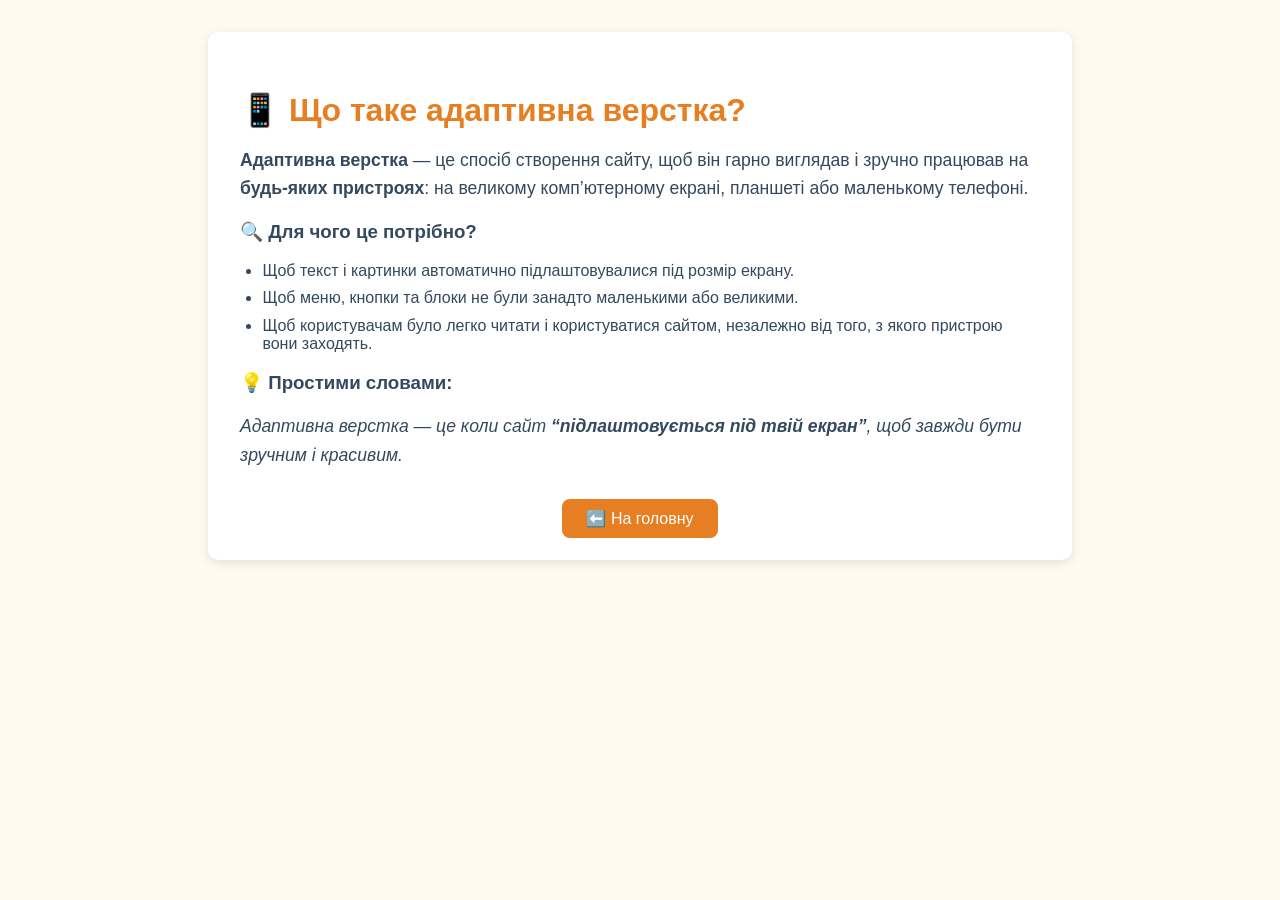
<file: adaptive-info.html>
<!DOCTYPE html>
<html lang="uk">

<head>
    <meta charset="UTF-8" />
    <meta name="viewport" content="width=device-width, initial-scale=1.0" />
    <title>Що таке адаптивна верстка</title>
    <style>
        body {
            font-family: 'Segoe UI', Tahoma, Geneva, Verdana, sans-serif;
            background-color: #fffaf0;
            color: #34495e;
            margin: 0;
            padding: 2rem;
        }

        .container {
            max-width: 800px;
            margin: auto;
            background: #ffffff;
            padding: 2rem;
            border-radius: 10px;
            box-shadow: 0 3px 10px rgba(0, 0, 0, 0.1);
        }

        h2 {
            color: #e67e22;
            margin-bottom: 1rem;
            font-size: 2rem;
        }

        p {
            line-height: 1.6;
            font-size: 1.1rem;
        }

        ul {
            padding-left: 1.4rem;
            margin-top: 1rem;
        }

        ul li {
            margin-bottom: 0.6rem;
        }

        .button-container {
            margin-top: 2.5rem;
            text-align: center;
        }

        .home-button {
            background-color: #e67e22;
            color: white;
            padding: 0.7rem 1.5rem;
            border: none;
            border-radius: 8px;
            font-size: 1rem;
            cursor: pointer;
            text-decoration: none;
            transition: background-color 0.3s ease;
        }

        .home-button:hover {
            background-color: #cf711c;
        }
    </style>
</head>

<body>
    <div class="container">
        <h2>📱 Що таке адаптивна верстка?</h2>
        <p><strong>Адаптивна верстка</strong> — це спосіб створення сайту, щоб він гарно виглядав і зручно працював на
            <strong>будь-яких пристроях</strong>: на великому комп’ютерному екрані, планшеті або маленькому телефоні.
        </p>

        <h3>🔍 Для чого це потрібно?</h3>
        <ul>
            <li>Щоб текст і картинки автоматично підлаштовувалися під розмір екрану.</li>
            <li>Щоб меню, кнопки та блоки не були занадто маленькими або великими.</li>
            <li>Щоб користувачам було легко читати і користуватися сайтом, незалежно від того, з якого пристрою вони
                заходять.</li>
        </ul>

        <h3>💡 Простими словами:</h3>
        <p><em>Адаптивна верстка — це коли сайт <strong>“підлаштовується під твій екран”</strong>, щоб завжди бути
                зручним і красивим.</em></p>

        <div class="button-container">
            <a href="index.html" class="home-button">⬅️ На головну</a>
        </div>
    </div>
</body>

</html>
</file>
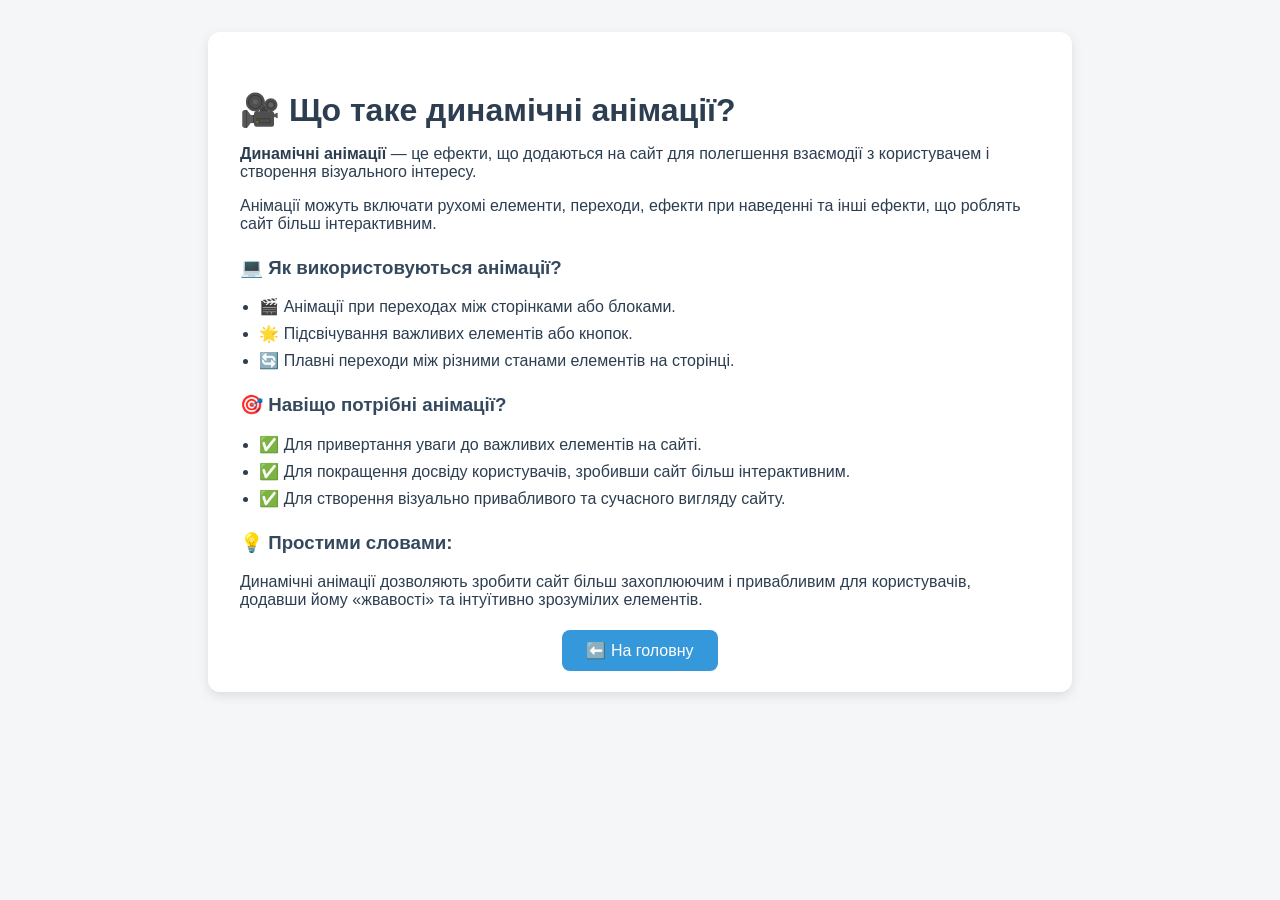
<file: animations-info.html>
<!DOCTYPE html>
<html lang="uk">

<head>
    <meta charset="UTF-8" />
    <meta name="viewport" content="width=device-width, initial-scale=1.0" />
    <title>Що таке динамічні анімації</title>
    <style>
        body {
            font-family: 'Segoe UI', sans-serif;
            margin: 0;
            padding: 2rem;
            background-color: #f4f6f8;
            color: #2c3e50;
        }

        .container {
            max-width: 800px;
            margin: auto;
            background: #ffffff;
            padding: 2rem;
            border-radius: 12px;
            box-shadow: 0 4px 12px rgba(0, 0, 0, 0.1);
        }

        h2 {
            font-size: 2rem;
            margin-bottom: 1rem;
        }

        h3 {
            margin-top: 1.5rem;
            color: #34495e;
        }

        ul {
            padding-left: 1.2rem;
        }

        ul li {
            margin-bottom: 0.5rem;
        }

        .button-container {
            margin-top: 2rem;
            text-align: center;
        }

        .home-button {
            background-color: #3498db;
            color: white;
            padding: 0.75rem 1.5rem;
            border: none;
            border-radius: 8px;
            font-size: 1rem;
            cursor: pointer;
            text-decoration: none;
            transition: background-color 0.3s;
        }

        .home-button:hover {
            background-color: #2980b9;
        }
    </style>
</head>

<body>
    <div class="container">
        <h2>🎥 Що таке динамічні анімації?</h2>
        <p><strong>Динамічні анімації</strong> — це ефекти, що додаються на сайт для полегшення взаємодії з користувачем
            і створення візуального інтересу.</p>
        <p>Анімації можуть включати рухомі елементи, переходи, ефекти при наведенні та інші ефекти, що роблять сайт
            більш інтерактивним.</p>

        <h3>💻 Як використовуються анімації?</h3>
        <ul>
            <li>🎬 Анімації при переходах між сторінками або блоками.</li>
            <li>🌟 Підсвічування важливих елементів або кнопок.</li>
            <li>🔄 Плавні переходи між різними станами елементів на сторінці.</li>
        </ul>

        <h3>🎯 Навіщо потрібні анімації?</h3>
        <ul>
            <li>✅ Для привертання уваги до важливих елементів на сайті.</li>
            <li>✅ Для покращення досвіду користувачів, зробивши сайт більш інтерактивним.</li>
            <li>✅ Для створення візуально привабливого та сучасного вигляду сайту.</li>
        </ul>

        <h3>💡 Простими словами:</h3>
        <p>Динамічні анімації дозволяють зробити сайт більш захоплюючим і привабливим для користувачів, додавши йому
            «жвавості» та інтуїтивно зрозумілих елементів.</p>

        <div class="button-container">
            <a href="index.html" class="home-button">⬅️ На головну</a>
        </div>
    </div>
</body>

</html>
</file>
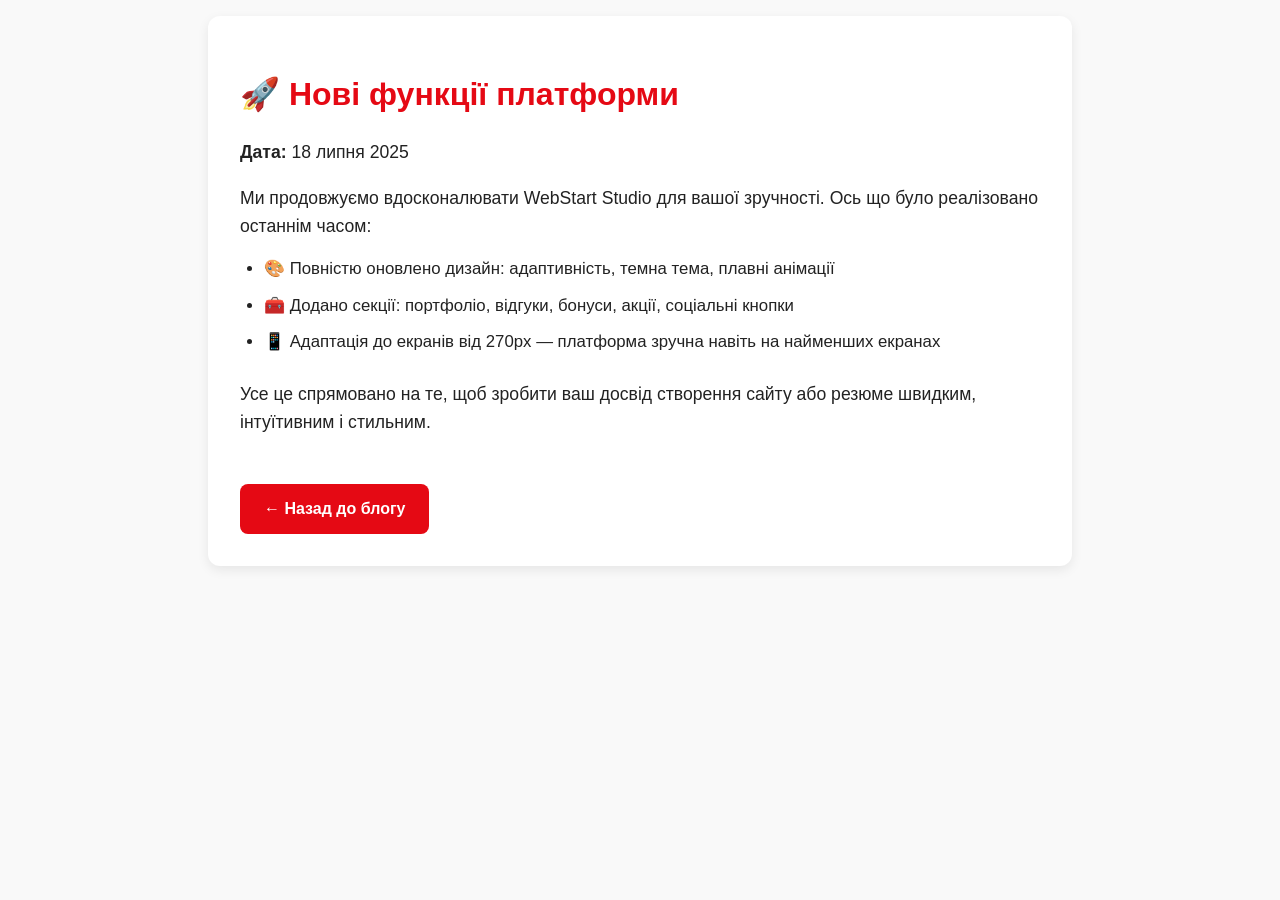
<file: blog-features.html>
<!DOCTYPE html>
<html lang="uk">

<head>
    <meta charset="UTF-8" />
    <meta name="viewport" content="width=device-width, initial-scale=1.0" />
    <title>Нові функції платформи | WebStart Studio</title>
    <style>
        /* Базова стилізація */
        body {
            margin: 0;
            font-family: Arial, sans-serif;
            background-color: #f9f9f9;
            color: #222;
            line-height: 1.6;
            padding: 1rem;
        }

        .article-page {
            max-width: 800px;
            margin: 0 auto;
            background-color: #fff;
            padding: 2rem;
            border-radius: 12px;
            box-shadow: 0 4px 12px rgba(0, 0, 0, 0.08);
        }

        h1 {
            font-size: 2rem;
            margin-bottom: 1rem;
            color: #e50914;
        }

        p {
            font-size: 1.1rem;
            margin-bottom: 1rem;
        }

        ul {
            padding-left: 1.5rem;
            margin-bottom: 1.5rem;
        }

        li {
            font-size: 1.05rem;
            margin-bottom: 0.6rem;
        }

        .back-link {
            display: inline-block;
            margin-top: 2rem;
            text-decoration: none;
            background-color: #e50914;
            color: #fff;
            padding: 0.75rem 1.5rem;
            border-radius: 8px;
            font-weight: bold;
            transition: background-color 0.3s ease;
        }

        .back-link:hover {
            background-color: #b20710;
        }

        /* Мобільна адаптація до 420px */
        @media screen and (max-width: 420px) {
            .article-page {
                padding: 1.2rem;
            }

            h1 {
                font-size: 1.5rem;
                text-align: center;
            }

            p,
            li {
                font-size: 1rem;
            }

            .back-link {
                display: block;
                width: 100%;
                padding: 1rem;
                font-size: 1rem;
                text-align: center;
                box-sizing: border-box;
            }
        }
    </style>
</head>

<body>
    <main class="article-page">
        <h1>🚀 Нові функції платформи</h1>
        <p><strong>Дата:</strong> 18 липня 2025</p>

        <p>Ми продовжуємо вдосконалювати WebStart Studio для вашої зручності. Ось що було реалізовано останнім часом:
        </p>

        <ul>
            <li>🎨 Повністю оновлено дизайн: адаптивність, темна тема, плавні анімації</li>
            <li>🧰 Додано секції: портфоліо, відгуки, бонуси, акції, соціальні кнопки</li>
            <li>📱 Адаптація до екранів від 270px — платформа зручна навіть на найменших екранах</li>
        </ul>

        <p>Усе це спрямовано на те, щоб зробити ваш досвід створення сайту або резюме швидким, інтуїтивним і стильним.
        </p>

        <a href="index.html#blog" class="back-link">← Назад до блогу</a>
    </main>
</body>

</html>
</file>
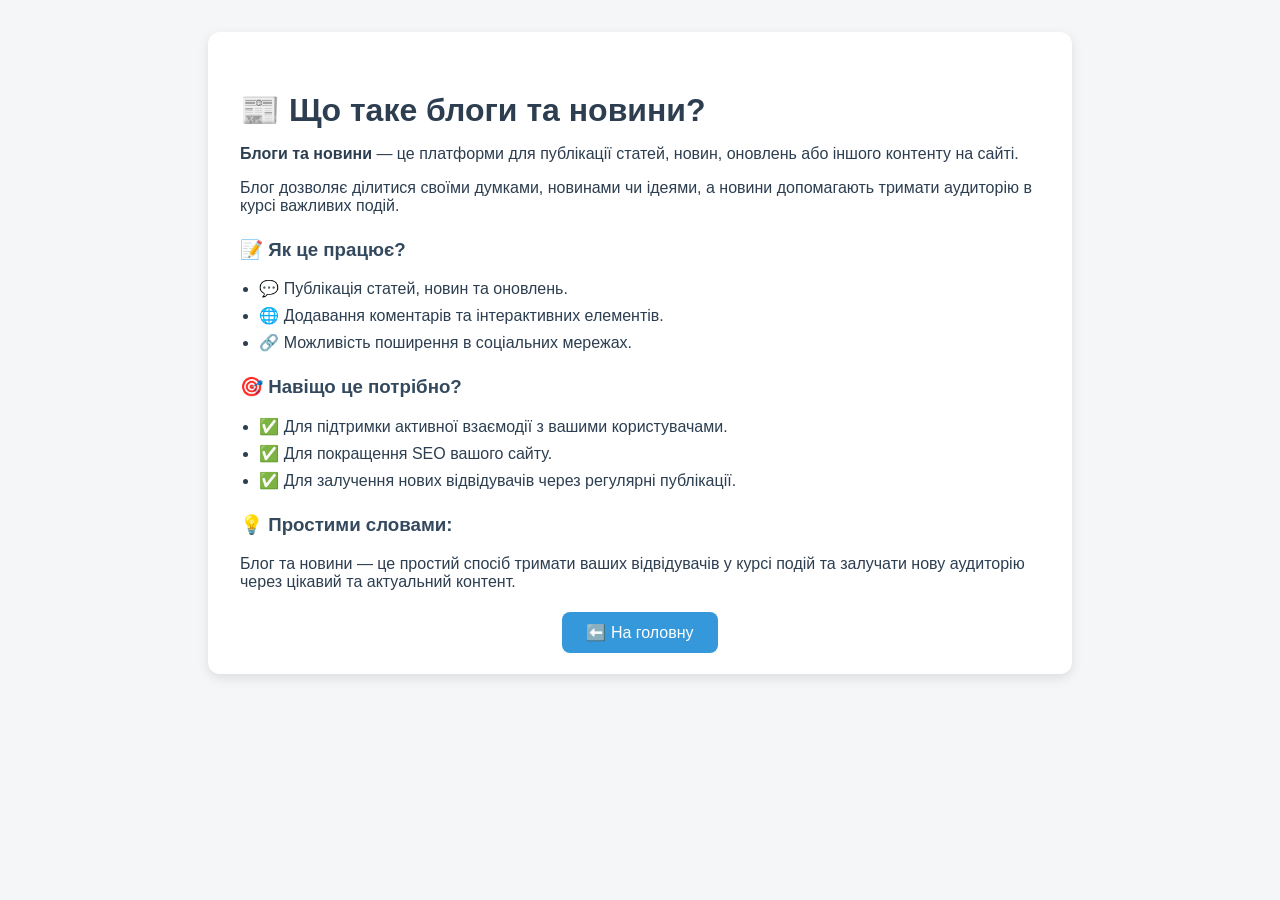
<file: blog-info.html>
<!DOCTYPE html>
<html lang="uk">

<head>
    <meta charset="UTF-8" />
    <meta name="viewport" content="width=device-width, initial-scale=1.0" />
    <title>Що таке блоги та новини</title>
    <style>
        body {
            font-family: 'Segoe UI', sans-serif;
            margin: 0;
            padding: 2rem;
            background-color: #f4f6f8;
            color: #2c3e50;
        }

        .container {
            max-width: 800px;
            margin: auto;
            background: #ffffff;
            padding: 2rem;
            border-radius: 12px;
            box-shadow: 0 4px 12px rgba(0, 0, 0, 0.1);
        }

        h2 {
            font-size: 2rem;
            margin-bottom: 1rem;
        }

        h3 {
            margin-top: 1.5rem;
            color: #34495e;
        }

        ul {
            padding-left: 1.2rem;
        }

        ul li {
            margin-bottom: 0.5rem;
        }

        .button-container {
            margin-top: 2rem;
            text-align: center;
        }

        .home-button {
            background-color: #3498db;
            color: white;
            padding: 0.75rem 1.5rem;
            border: none;
            border-radius: 8px;
            font-size: 1rem;
            cursor: pointer;
            text-decoration: none;
            transition: background-color 0.3s;
        }

        .home-button:hover {
            background-color: #2980b9;
        }
    </style>
</head>

<body>
    <div class="container">
        <h2>📰 Що таке блоги та новини?</h2>
        <p><strong>Блоги та новини</strong> — це платформи для публікації статей, новин, оновлень або іншого контенту на
            сайті.</p>
        <p>Блог дозволяє ділитися своїми думками, новинами чи ідеями, а новини допомагають тримати аудиторію в курсі
            важливих подій.</p>

        <h3>📝 Як це працює?</h3>
        <ul>
            <li>💬 Публікація статей, новин та оновлень.</li>
            <li>🌐 Додавання коментарів та інтерактивних елементів.</li>
            <li>🔗 Можливість поширення в соціальних мережах.</li>
        </ul>

        <h3>🎯 Навіщо це потрібно?</h3>
        <ul>
            <li>✅ Для підтримки активної взаємодії з вашими користувачами.</li>
            <li>✅ Для покращення SEO вашого сайту.</li>
            <li>✅ Для залучення нових відвідувачів через регулярні публікації.</li>
        </ul>

        <h3>💡 Простими словами:</h3>
        <p>Блог та новини — це простий спосіб тримати ваших відвідувачів у курсі подій та залучати нову аудиторію через
            цікавий та актуальний контент.</p>

        <div class="button-container">
            <a href="index.html" class="home-button">⬅️ На головну</a>
        </div>
    </div>
</body>

</html>
</file>
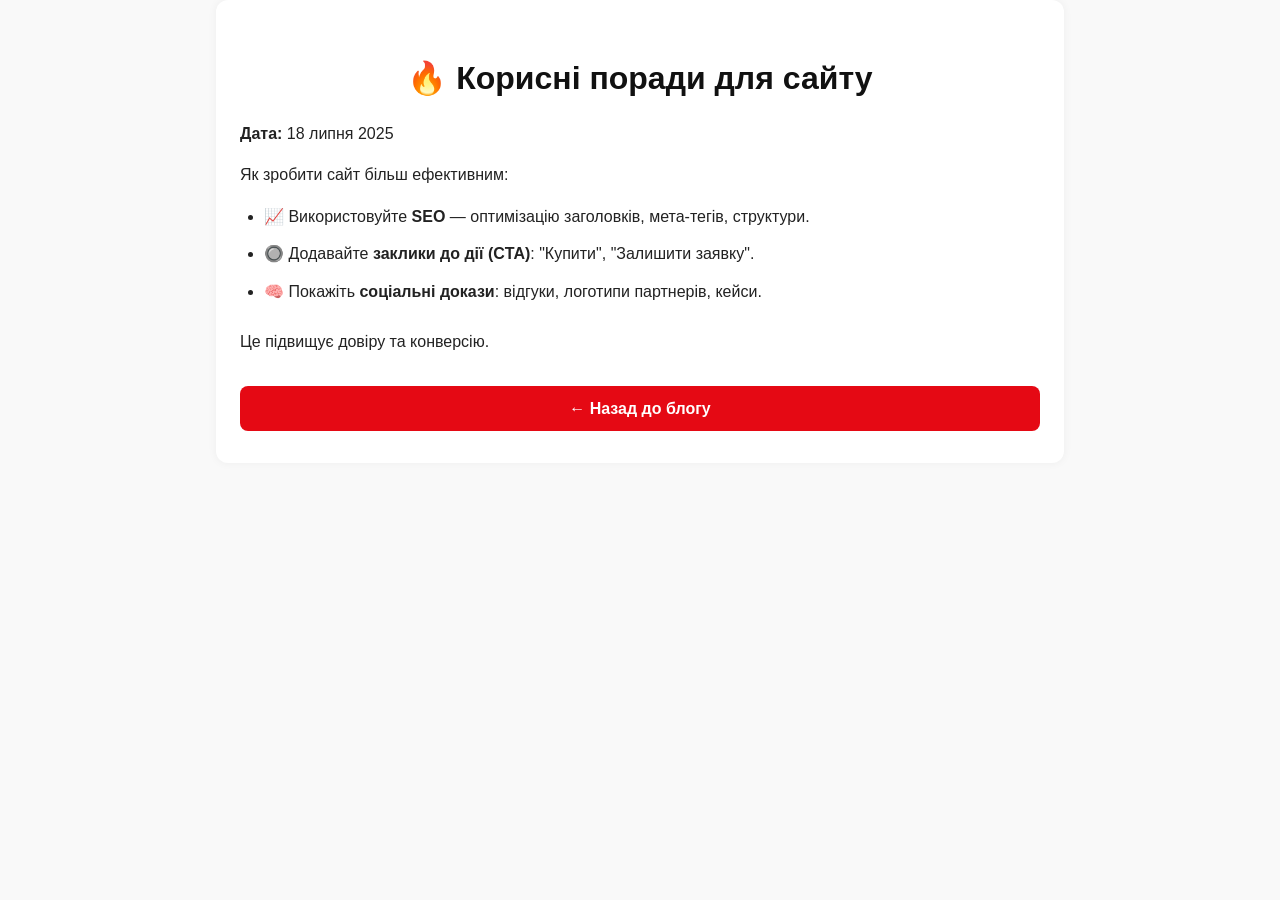
<file: blog-seo-tips.html>
<!DOCTYPE html>
<html lang="uk">

<head>
    <meta charset="UTF-8" />
    <meta name="viewport" content="width=device-width, initial-scale=1.0" />
    <title>SEO і довіра | WebStart Studio</title>

    <style>
        body {
            margin: 0;
            padding: 0;
            font-family: "Segoe UI", sans-serif;
            background-color: #f9f9f9;
            color: #222;
        }

        .article-page {
            max-width: 800px;
            margin: 0 auto;
            padding: 2rem 1.5rem;
            line-height: 1.6;
            background-color: #fff;
            box-shadow: 0 0 10px rgba(0, 0, 0, 0.05);
            border-radius: 12px;
        }

        .article-page h1 {
            font-size: 2rem;
            margin-bottom: 1rem;
            text-align: center;
            color: #111;
        }

        .article-page p {
            margin-bottom: 1rem;
            font-size: 1rem;
        }

        .article-page ul {
            padding-left: 1.5rem;
            margin-bottom: 1.5rem;
        }

        .article-page ul li {
            margin-bottom: 0.75rem;
            font-size: 1rem;
        }

        .back-link {
            display: block;
            margin-top: 2rem;
            text-decoration: none;
            background-color: #e50914;
            color: #fff;
            padding: 0.6rem 1.2rem;
            border-radius: 8px;
            transition: background-color 0.3s;
            text-align: center;
            box-sizing: border-box;
            width: 100%;
            font-weight: bold;
        }

        .back-link:hover {
            background-color: #c40811;
        }

        @media (max-width: 420px) {
            .article-page {
                padding: 1.2rem 1rem;
                border-radius: 0;
                box-shadow: none;
            }

            .article-page h1 {
                font-size: 1.5rem;
            }

            .article-page p,
            .article-page ul li {
                font-size: 0.95rem;
            }

            .back-link {
                padding: 0.75rem;
                font-size: 1rem;
            }
        }
    </style>
</head>

<body>
    <main class="article-page">
        <h1>🔥 Корисні поради для сайту</h1>
        <p><strong>Дата:</strong> 18 липня 2025</p>
        <p>Як зробити сайт більш ефективним:</p>
        <ul>
            <li>📈 Використовуйте <strong>SEO</strong> — оптимізацію заголовків, мета-тегів, структури.</li>
            <li>🔘 Додавайте <strong>заклики до дії (CTA)</strong>: "Купити", "Залишити заявку".</li>
            <li>🧠 Покажіть <strong>соціальні докази</strong>: відгуки, логотипи партнерів, кейси.</li>
        </ul>
        <p>Це підвищує довіру та конверсію.</p>
        <a href="index.html#blog" class="back-link">← Назад до блогу</a>
    </main>
</body>

</html>
</file>
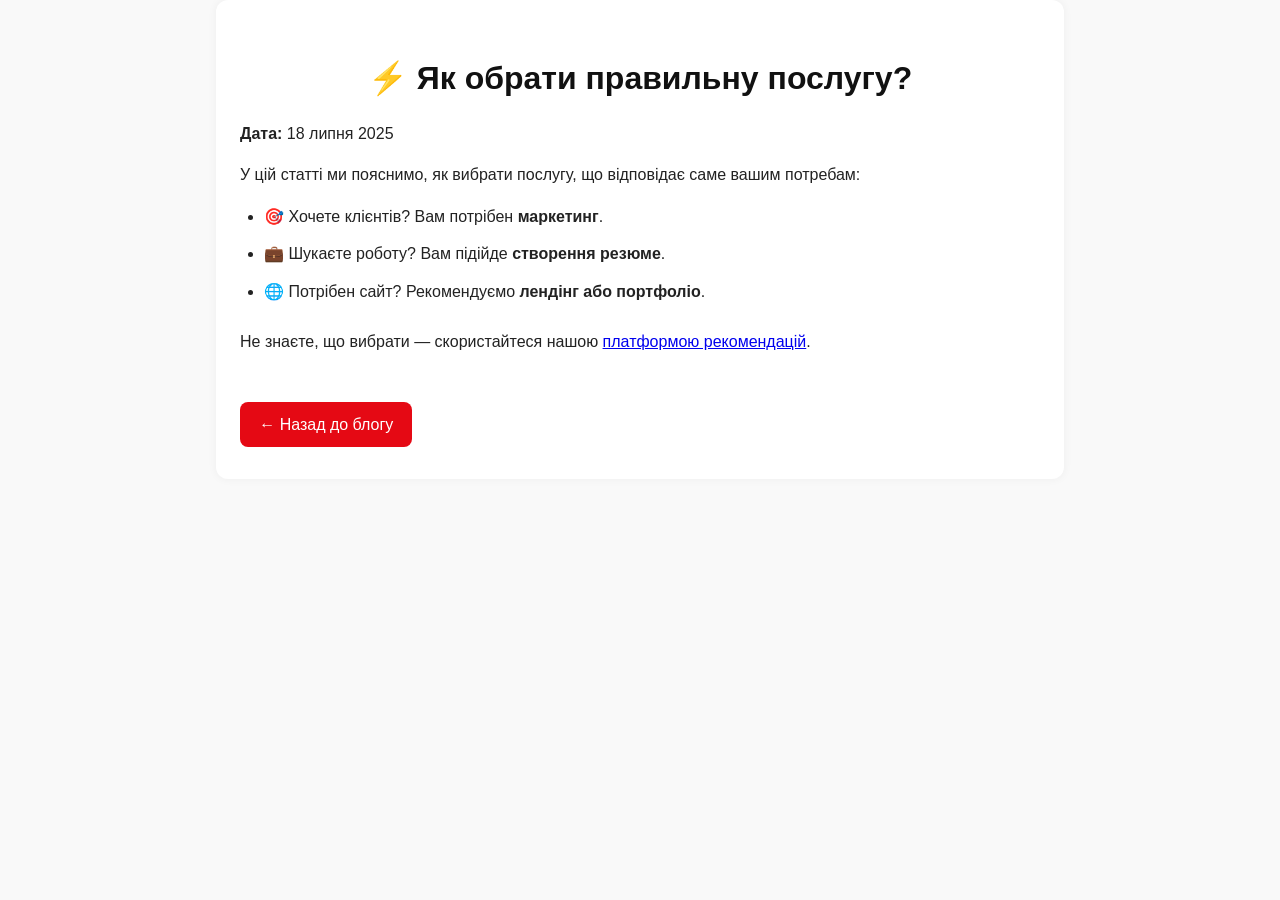
<file: blog-services-guide.html>
<!DOCTYPE html>
<html lang="uk">

<head>
    <meta charset="UTF-8" />
    <meta name="viewport" content="width=device-width, initial-scale=1.0" />
    <title>Як обрати послугу | WebStart Studio</title>

    <style>
        body {
            margin: 0;
            padding: 0;
            font-family: "Segoe UI", sans-serif;
            background-color: #f9f9f9;
            color: #222;
        }

        .article-page {
            max-width: 800px;
            margin: 0 auto;
            padding: 2rem 1.5rem;
            line-height: 1.6;
            background-color: #fff;
            box-shadow: 0 0 10px rgba(0, 0, 0, 0.05);
            border-radius: 12px;
        }

        .article-page h1 {
            font-size: 2rem;
            margin-bottom: 1rem;
            text-align: center;
            color: #111;
        }

        .article-page p {
            margin-bottom: 1rem;
            font-size: 1rem;
        }

        .article-page ul {
            padding-left: 1.5rem;
            margin-bottom: 1.5rem;
        }

        .article-page ul li {
            margin-bottom: 0.75rem;
            font-size: 1rem;
        }

        .back-link {
            display: inline-block;
            margin-top: 2rem;
            text-decoration: none;
            background-color: #e50914;
            color: #fff;
            padding: 0.6rem 1.2rem;
            border-radius: 8px;
            transition: background-color 0.3s;
        }

        .back-link:hover {
            background-color: #c40811;
        }

        @media (max-width: 420px) {
            .article-page {
                padding: 1.2rem 1rem;
                border-radius: 0;
                box-shadow: none;
            }

            .article-page h1 {
                font-size: 1.5rem;
            }

            .article-page p,
            .article-page ul li {
                font-size: 0.95rem;
            }

            .back-link {
                display: block;
                width: 100%;
                padding: 0.75rem;
                font-size: 1rem;
                text-align: center;
                box-sizing: border-box;
            }
        }
    </style>
</head>

<body>
    <main class="article-page">
        <h1>⚡ Як обрати правильну послугу?</h1>
        <p><strong>Дата:</strong> 18 липня 2025</p>

        <p>У цій статті ми пояснимо, як вибрати послугу, що відповідає саме вашим потребам:</p>

        <ul>
            <li>🎯 Хочете клієнтів? Вам потрібен <strong>маркетинг</strong>.</li>
            <li>💼 Шукаєте роботу? Вам підійде <strong>створення резюме</strong>.</li>
            <li>🌐 Потрібен сайт? Рекомендуємо <strong>лендінг або портфоліо</strong>.</li>
        </ul>

        <p>Не знаєте, що вибрати — скористайтеся нашою <a href="service-recommendation.html">платформою
                рекомендацій</a>.</p>

        <a href="index.html#blog" class="back-link">← Назад до блогу</a>
    </main>
</body>

</html>
</file>
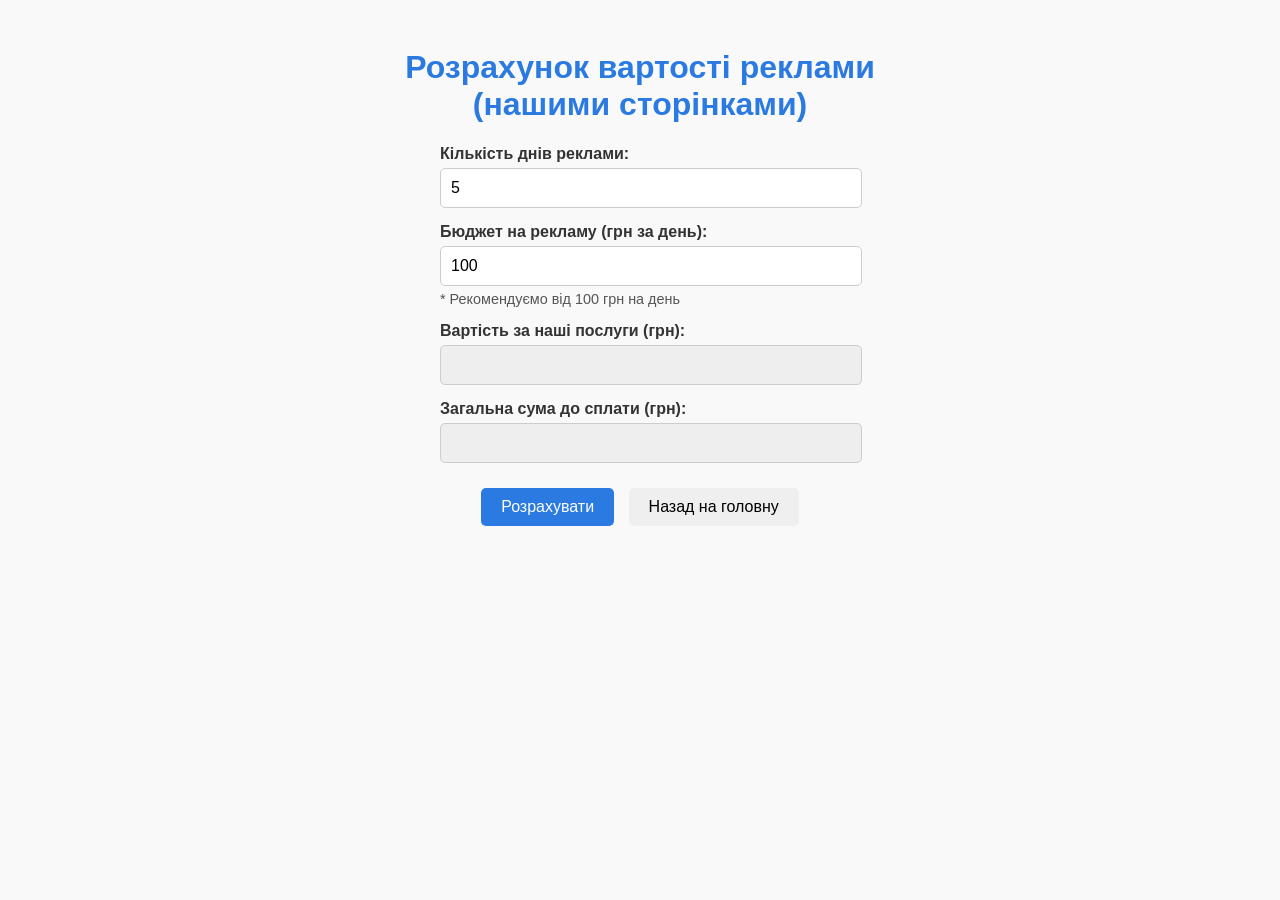
<file: calc.html>
<!DOCTYPE html>
<html lang="uk">

<head>
    <meta charset="UTF-8" />
    <meta name="viewport" content="width=device-width, initial-scale=1.0" />
    <title>Розрахунок реклами</title>
    <!-- Google tag (gtag.js) -->
    <script async src="https://www.googletagmanager.com/gtag/js?id=G-PNL84GTKES"></script>
    <script>
        window.dataLayer = window.dataLayer || [];
        function gtag() { dataLayer.push(arguments); }
        gtag('js', new Date());

        gtag('config', 'G-PNL84GTKES');
    </script>
    <style>
        body {
            font-family: Arial, sans-serif;
            padding: 20px;
            background: #f9f9f9;
            color: #333;
        }

        h1 {
            text-align: center;
            color: #2a7ae2;
        }

        .form-group {
            margin-bottom: 15px;
            max-width: 400px;
            margin-left: auto;
            margin-right: auto;
        }

        label {
            display: block;
            margin-bottom: 5px;
            font-weight: bold;
        }

        input {
            width: 100%;
            padding: 10px;
            font-size: 1rem;
            border: 1px solid #ccc;
            border-radius: 5px;
        }

        input[disabled] {
            background-color: #eee;
        }

        button {
            margin: 10px 5px;
            padding: 10px 20px;
            font-size: 1rem;
            border: none;
            border-radius: 5px;
            cursor: pointer;
        }

        button[type="button"] {
            background-color: #2a7ae2;
            color: white;
        }

        button:hover {
            background-color: #1a5bc4;
        }

        .note {
            font-size: 0.9rem;
            color: #555;
            margin-top: 5px;
            margin-bottom: 10px;
        }

        @media (max-width: 360px) {
            body {
                padding: 10px;
            }

            h1 {
                font-size: 1.2rem;
            }

            label {
                font-size: 0.95rem;
            }

            input,
            button {
                font-size: 0.95rem;
                padding: 8px;
            }

            button {
                width: 100%;
                margin: 5px 0;
            }

            .form-group {
                margin-bottom: 12px;
            }
        }
    </style>
</head>

<body>
    <!-- Google Tag Manager (noscript) -->
    <noscript><iframe src="https://www.googletagmanager.com/ns.html?id=GTM-MGMWZKLK" height="0" width="0"
            style="display:none;visibility:hidden"></iframe></noscript>
    <!-- End Google Tag Manager (noscript) -->

    <h1>Розрахунок вартості реклами <br>(нашими сторінками)</h1>

    <div class="form-group">
        <label for="days">Кількість днів реклами:</label>
        <input type="number" id="days" value="5" min="1">
    </div>

    <div class="form-group">
        <label for="ad-budget">Бюджет на рекламу (грн за день):</label>
        <input type="number" id="ad-budget" value="100" min="0">
        <div class="note">* Рекомендуємо від 100 грн на день</div>
    </div>

    <div class="form-group">
        <label for="my-fee">Вартість за наші послуги (грн):</label>
        <input type="text" id="my-fee" value="" disabled>
    </div>

    <div class="form-group">
        <label for="total">Загальна сума до сплати (грн):</label>
        <input type="text" id="total" value="" disabled>
    </div>

    <div style="text-align: center;">
        <button type="button" onclick="calculate()">Розрахувати</button>
        <button onclick="goBack()">Назад на головну</button>
    </div>

    <script>
        function calculate() {
            const days = parseInt(document.getElementById("days").value);
            const adBudget = parseFloat(document.getElementById("ad-budget").value);

            if (isNaN(days) || isNaN(adBudget) || days < 1 || adBudget < 0) {
                alert("Введіть коректні значення.");
                return;
            }

            // Обчислення вартості наших послуг
            let myFee = 500;
            if (days > 5) {
                myFee += (days - 5) * 50;
            }

            const totalAdBudget = days * adBudget;
            const total = myFee + totalAdBudget;

            document.getElementById("my-fee").value = myFee.toFixed(2);
            document.getElementById("total").value = total.toFixed(2);
        }

        function goBack() {
            window.location.href = "index.html"; // або твоя головна
        }
    </script>

</body>

</html>
</file>
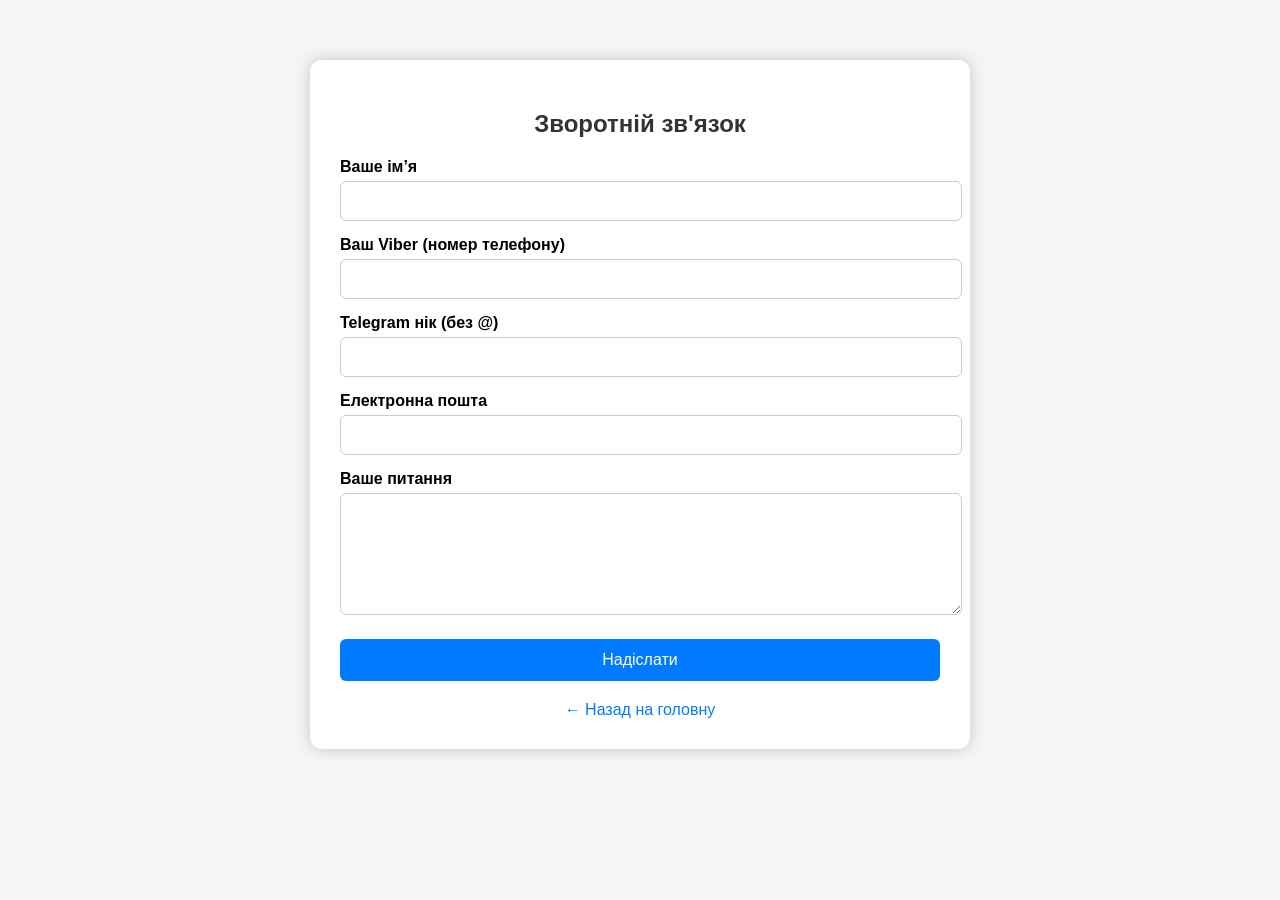
<file: contact.html>
<!DOCTYPE html>
<html lang="uk">

<head>
    <meta charset="UTF-8" />
    <meta name="viewport" content="width=device-width, initial-scale=1.0" />
    <title>Зворотній зв'язок | WebStart Studio</title>
    <style>
        body {
            font-family: Arial, sans-serif;
            background: #f5f5f5;
            margin: 0;
            padding: 20px;
        }

        .container {
            max-width: 600px;
            margin: 40px auto;
            background: white;
            padding: 30px;
            border-radius: 12px;
            box-shadow: 0 0 15px rgba(0, 0, 0, 0.2);
        }

        h2 {
            margin-bottom: 20px;
            color: #333;
            text-align: center;
        }

        label {
            display: block;
            margin-top: 15px;
            font-weight: bold;
        }

        input,
        textarea {
            width: 100%;
            padding: 10px;
            margin-top: 5px;
            border: 1px solid #ccc;
            border-radius: 6px;
            font-size: 16px;
        }

        textarea {
            resize: vertical;
            height: 100px;
        }

        button {
            margin-top: 20px;
            width: 100%;
            padding: 12px;
            background-color: #007bff;
            color: white;
            font-size: 16px;
            border: none;
            border-radius: 6px;
            cursor: pointer;
        }

        button:hover {
            background-color: #0056b3;
        }

        .back-link {
            display: block;
            text-align: center;
            margin-top: 20px;
            text-decoration: none;
            color: #007bff;
        }

        .back-link:hover {
            text-decoration: underline;
        }
    </style>
</head>

<body>
    <div class="container">
        <h2>Зворотній зв'язок</h2>
        <form id="feedback-form">
            <label for="name">Ваше ім’я</label>
            <input type="text" id="name" name="name" required />

            <label for="viber">Ваш Viber (номер телефону)</label>
            <input type="text" id="viber" name="viber" />

            <label for="telegram">Telegram нік (без @)</label>
            <input type="text" id="telegram" name="telegram" />

            <label for="email">Електронна пошта</label>
            <input type="email" id="email" name="email" required />

            <label for="message">Ваше питання</label>
            <textarea id="message" name="message" required></textarea>

            <button type="submit">Надіслати</button>
        </form>

        <a class="back-link" href="index.html">← Назад на головну</a>
    </div>

    <script>
        // Обробка форми через JavaScript для відправки JSON
        document.getElementById('feedback-form').addEventListener('submit', function (e) {
            e.preventDefault(); // запобігаємо стандартному відправленню форми

            const formData = {
                name: document.getElementById('name').value,
                viber: document.getElementById('viber').value,
                telegram: document.getElementById('telegram').value,
                email: document.getElementById('email').value,
                message: document.getElementById('message').value
            };

            fetch('https://webstart-feedback.onrender.com/send-feedback', {
                method: 'POST',
                headers: {
                    'Content-Type': 'application/json'
                },
                body: JSON.stringify(formData)
            })
                .then(response => response.json())
                .then(data => {
                    alert(data.message);
                })
                .catch(error => {
                    console.error('Error:', error);
                    alert('Щось пішло не так. Спробуйте пізніше.');
                });
        });
    </script>

</body>

</html>
</file>
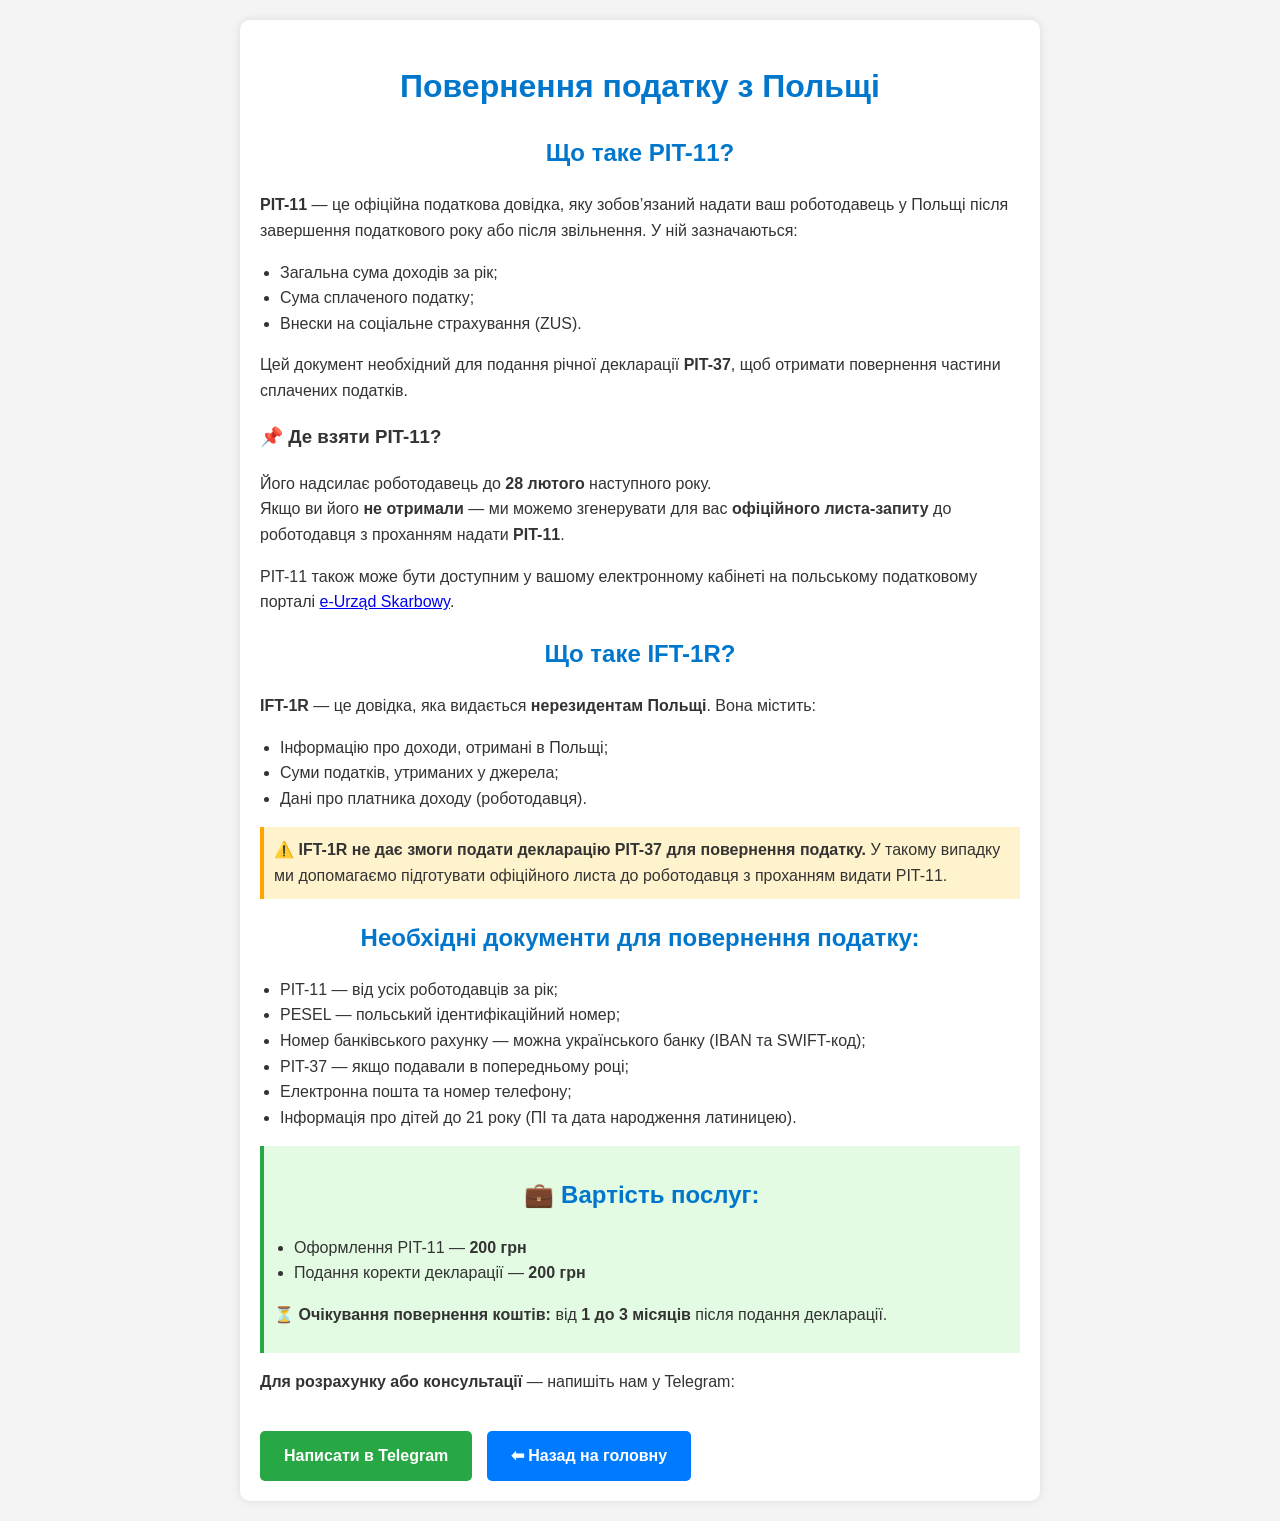
<file: declaration.html>
<!DOCTYPE html>
<html lang="uk">

<head>
    <meta charset="UTF-8">
    <meta name="viewport" content="width=device-width, initial-scale=1">
    <title>Повернення податку з Польщі</title>
    <style>
        * {
            box-sizing: border-box;
        }

        body {
            font-family: Arial, sans-serif;
            line-height: 1.6;
            margin: 0;
            padding: 20px;
            background-color: #f4f4f4;
            color: #333;
            display: flex;
            justify-content: center;
        }

        .container {
            max-width: 800px;
            width: 100%;
            background: #fff;
            padding: 20px;
            border-radius: 10px;
            box-shadow: 0 0 10px rgba(0, 0, 0, 0.1);
        }

        h1,
        h2 {
            color: #0077cc;
            text-align: center;
        }

        ul {
            margin-top: 0;
            padding-left: 20px;
        }

        a.button {
            display: inline-block;
            margin-top: 20px;
            padding: 12px 24px;
            text-decoration: none;
            border-radius: 5px;
            font-weight: bold;
            text-align: center;
        }

        .telegram-button {
            background-color: #28a745;
            color: white;
        }

        .back-button {
            background-color: #007bff;
            color: white;
            margin-left: 10px;
        }

        .highlight {
            background: #fff3cd;
            padding: 10px;
            border-left: 4px solid #ffa500;
            margin: 10px 0;
        }

        .price-box {
            background: #e3fbe3;
            padding: 10px;
            border-left: 4px solid #28a745;
            margin: 10px 0;
        }

        @media (max-width: 600px) {
            body {
                padding: 10px;
            }

            .container {
                padding: 15px;
            }

            a.button {
                width: 100%;
                margin-top: 10px;
            }

            .back-button {
                margin-left: 0;
            }
        }
    </style>
</head>

<body>
    <div class="container">
        <h1>Повернення податку з Польщі</h1>

        <h2>Що таке PIT-11?</h2>
        <p><strong>PIT-11</strong> — це офіційна податкова довідка, яку зобов’язаний надати ваш роботодавець у Польщі
            після
            завершення податкового року або після звільнення. У ній зазначаються:</p>
        <ul>
            <li>Загальна сума доходів за рік;</li>
            <li>Сума сплаченого податку;</li>
            <li>Внески на соціальне страхування (ZUS).</li>
        </ul>
        <p>Цей документ необхідний для подання річної декларації <strong>PIT-37</strong>, щоб отримати повернення
            частини
            сплачених податків.</p>

        <h3>📌 Де взяти PIT-11?</h3>
        <p>Його надсилає роботодавець до <strong>28 лютого</strong> наступного року. <br>Якщо ви його <strong>не
                отримали</strong> — ми можемо згенерувати для вас <strong>офіційного листа-запиту</strong> до
            роботодавця з
            проханням надати <strong>PIT-11</strong>. </p>
        <p>PIT-11 також може бути доступним у вашому електронному кабінеті на польському податковому порталі <a
                href="https://www.podatki.gov.pl/" target="_blank">e-Urząd Skarbowy</a>.</p>

        <h2>Що таке IFT-1R?</h2>
        <p><strong>IFT-1R</strong> — це довідка, яка видається <strong>нерезидентам Польщі</strong>. Вона містить:</p>
        <ul>
            <li>Інформацію про доходи, отримані в Польщі;</li>
            <li>Суми податків, утриманих у джерела;</li>
            <li>Дані про платника доходу (роботодавця).</li>
        </ul>
        <div class="highlight">
            ⚠️ <strong>IFT-1R не дає змоги подати декларацію PIT-37 для повернення податку.</strong> У такому випадку ми
            допомагаємо підготувати офіційного листа до роботодавця з проханням видати PIT-11.
        </div>

        <h2>Необхідні документи для повернення податку:</h2>
        <ul>
            <li>PIT-11 — від усіх роботодавців за рік;</li>
            <li>PESEL — польський ідентифікаційний номер;</li>
            <li>Номер банківського рахунку — можна українського банку (IBAN та SWIFT-код);</li>
            <li>PIT-37 — якщо подавали в попередньому році;</li>
            <li>Електронна пошта та номер телефону;</li>
            <li>Інформація про дітей до 21 року (ПІ та дата народження латиницею).</li>
        </ul>

        <div class="price-box">
            <h2>💼 Вартість послуг:</h2>
            <ul>
                <li>Оформлення PIT-11 — <strong>200 грн</strong></li>
                <li>Подання коректи декларації — <strong>200 грн</strong></li>
            </ul>
            <p>⏳ <strong>Очікування повернення коштів:</strong> від <strong>1 до 3 місяців</strong> після подання
                декларації.</p>
        </div>

        <p><strong>Для розрахунку або консультації</strong> — напишіть нам у Telegram:</p>

        <a href="https://t.me/Viktor_freelancer_recruiting_pit" class="button telegram-button">Написати в Telegram</a>
        <a href="index.html" class="button back-button">⬅ Назад на головну</a>
    </div>
</body>

</html>
</file>
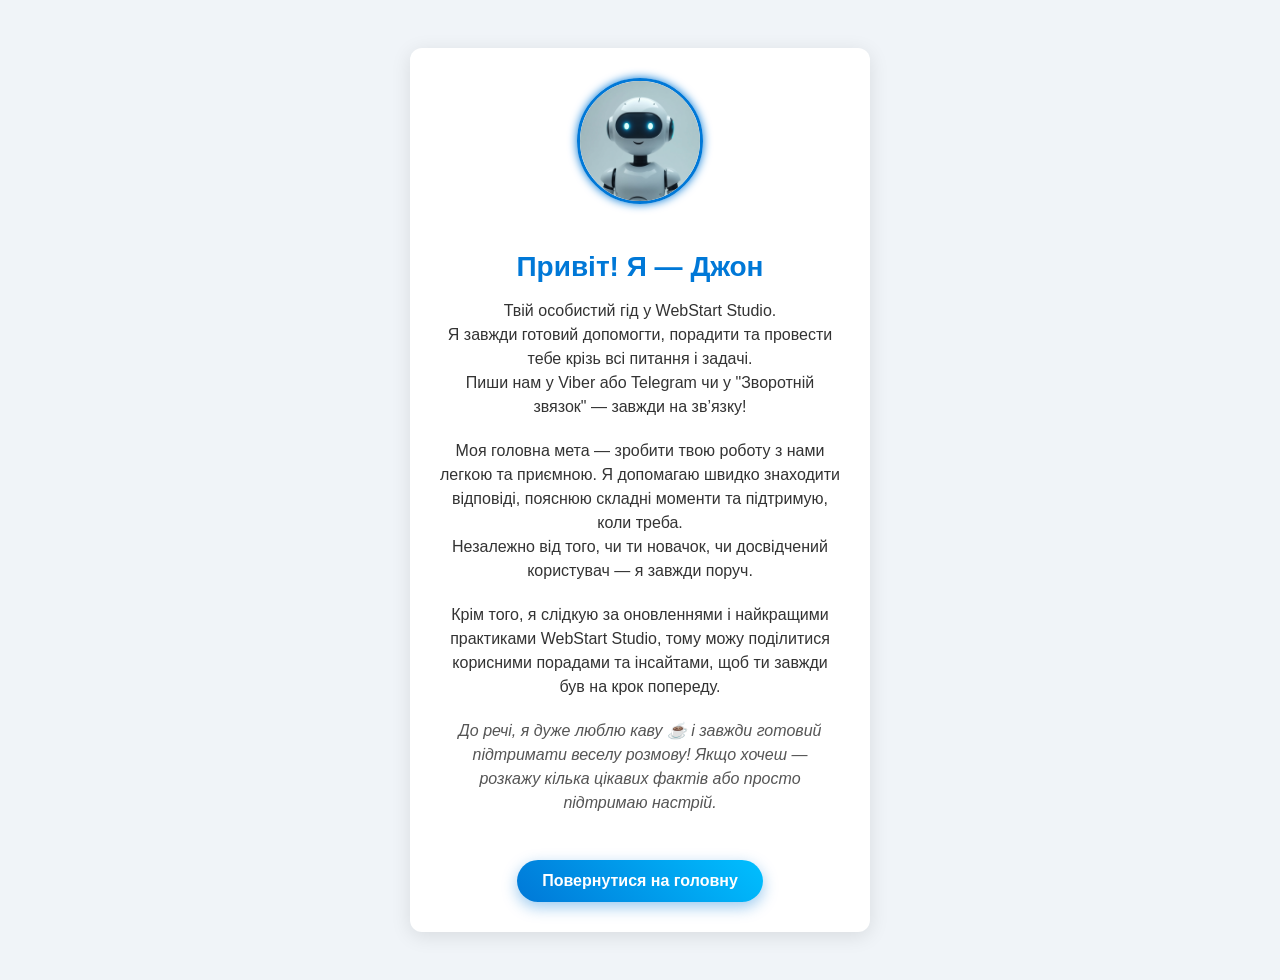
<file: djon.html>
<!DOCTYPE html>
<html lang="uk">

<head>
    <meta charset="UTF-8" />
    <meta name="viewport" content="width=device-width, initial-scale=1" />
    <title>Про Джона — Djon, твій гід у WebStart Studio</title>
    <style>
        body {
            font-family: 'Segoe UI', Tahoma, Geneva, Verdana, sans-serif;
            background: #f0f4f8;
            color: #333;
            margin: 0;
            padding: 40px 20px;
            display: flex;
            justify-content: center;
            align-items: center;
            min-height: 100vh;
        }

        .about-djon {
            background: white;
            max-width: 400px;
            padding: 30px;
            border-radius: 12px;
            box-shadow: 0 4px 20px rgba(0, 0, 0, 0.1);
            text-align: center;
        }

        .avatar {
            width: 120px;
            height: 120px;
            border-radius: 50%;
            margin-bottom: 20px;
            object-fit: cover;
            border: 3px solid #0078d7;
            box-shadow: 0 0 10px #0078d7;
        }

        h1 {
            font-size: 28px;
            margin-bottom: 10px;
            color: #0078d7;
        }

        p {
            font-size: 16px;
            line-height: 1.5;
            margin-bottom: 20px;
        }

        .fun-fact {
            font-style: italic;
            color: #555;
        }

        .btn-home {
            display: inline-block;
            padding: 12px 25px;
            margin-top: 25px;
            background: linear-gradient(45deg, #0078d7, #00bfff);
            color: white;
            font-weight: 600;
            font-size: 16px;
            border-radius: 30px;
            text-decoration: none;
            box-shadow: 0 5px 15px rgba(0, 120, 215, 0.4);
            transition: background 0.3s ease, box-shadow 0.3s ease, transform 0.2s ease;
        }

        .btn-home:hover {
            background: linear-gradient(45deg, #005a9e, #009acd);
            box-shadow: 0 8px 20px rgba(0, 90, 158, 0.6);
            transform: translateY(-3px);
        }

        .btn-home:active {
            transform: translateY(-1px);
            box-shadow: 0 4px 12px rgba(0, 90, 158, 0.4);
        }

        @media (max-width: 420px) {
            body {
                padding: 20px 10px;
            }

            .about-djon {
                max-width: 100%;
                padding: 20px;
                border-radius: 8px;
                box-shadow: 0 3px 15px rgba(0, 0, 0, 0.1);
            }

            .avatar {
                width: 90px;
                height: 90px;
                margin-bottom: 15px;
                border-width: 2px;
                box-shadow: 0 0 6px #0078d7;
            }

            h1 {
                font-size: 22px;
                margin-bottom: 8px;
            }

            p {
                font-size: 14px;
                margin-bottom: 15px;
            }

            .btn-home {
                padding: 10px 20px;
                font-size: 14px;
                border-radius: 25px;
                box-shadow: 0 4px 12px rgba(0, 120, 215, 0.3);
            }
        }
    </style>
</head>

<body>

    <section class="about-djon">
        <img src="foto/djon.jpg" alt="Аватар Джона" class="avatar" />
        <h1>Привіт! Я — Джон </h1>
        <p>Твій особистий гід у WebStart Studio.<br>
            Я завжди готовий допомогти, порадити та провести тебе крізь всі питання і задачі.<br>
            Пиши нам у Viber або Telegram чи у "Зворотній звязок" — завжди на зв’язку!</p>

        <p>Моя головна мета — зробити твою роботу з нами легкою та приємною. Я допомагаю швидко знаходити відповіді,
            пояснюю складні моменти та підтримую, коли треба.<br>
            Незалежно від того, чи ти новачок, чи досвідчений користувач — я завжди поруч.</p>

        <p>Крім того, я слідкую за оновленнями і найкращими практиками WebStart Studio, тому можу поділитися корисними
            порадами та інсайтами, щоб ти завжди був на крок попереду.</p>

        <p class="fun-fact">До речі, я дуже люблю каву ☕ і завжди готовий підтримати веселу розмову! Якщо хочеш —
            розкажу кілька цікавих фактів або просто підтримаю настрій.</p>

        <a href="index.html" class="btn-home">Повернутися на головну</a>
    </section>

</body>

</html>
</file>
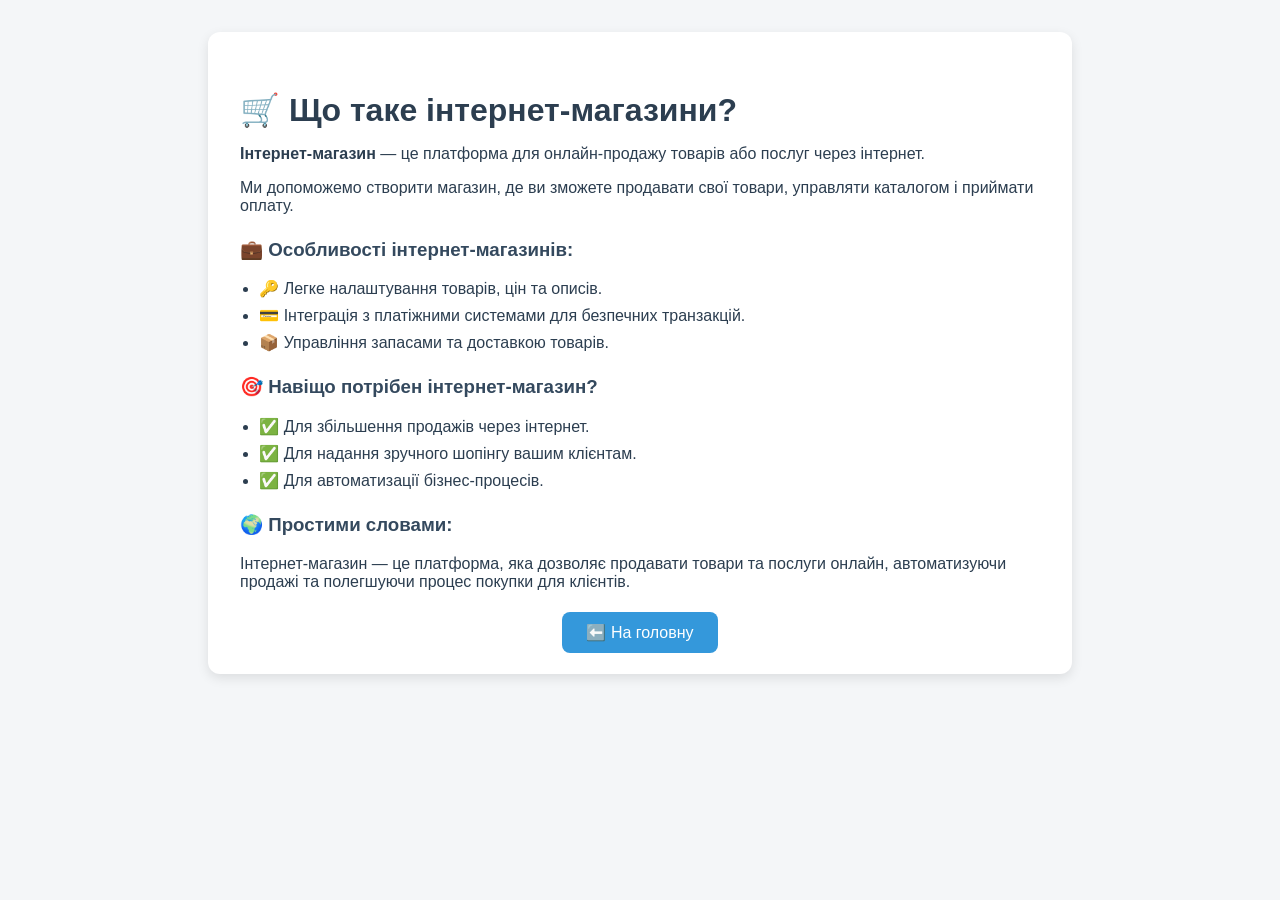
<file: ecommerce-info.html>
<!DOCTYPE html>
<html lang="uk">

<head>
    <meta charset="UTF-8" />
    <meta name="viewport" content="width=device-width, initial-scale=1.0" />
    <title>Що таке інтернет-магазини</title>
    <style>
        body {
            font-family: 'Segoe UI', sans-serif;
            margin: 0;
            padding: 2rem;
            background-color: #f4f6f8;
            color: #2c3e50;
        }

        .container {
            max-width: 800px;
            margin: auto;
            background: #ffffff;
            padding: 2rem;
            border-radius: 12px;
            box-shadow: 0 4px 12px rgba(0, 0, 0, 0.1);
        }

        h2 {
            font-size: 2rem;
            margin-bottom: 1rem;
        }

        h3 {
            margin-top: 1.5rem;
            color: #34495e;
        }

        ul {
            padding-left: 1.2rem;
        }

        ul li {
            margin-bottom: 0.5rem;
        }

        .button-container {
            margin-top: 2rem;
            text-align: center;
        }

        .home-button {
            background-color: #3498db;
            color: white;
            padding: 0.75rem 1.5rem;
            border: none;
            border-radius: 8px;
            font-size: 1rem;
            cursor: pointer;
            text-decoration: none;
            transition: background-color 0.3s;
        }

        .home-button:hover {
            background-color: #2980b9;
        }
    </style>
</head>

<body>
    <div class="container">
        <h2>🛒 Що таке інтернет-магазини?</h2>
        <p><strong>Інтернет-магазин</strong> — це платформа для онлайн-продажу товарів або послуг через інтернет.</p>
        <p>Ми допоможемо створити магазин, де ви зможете продавати свої товари, управляти каталогом і приймати оплату.
        </p>

        <h3>💼 Особливості інтернет-магазинів:</h3>
        <ul>
            <li>🔑 Легке налаштування товарів, цін та описів.</li>
            <li>💳 Інтеграція з платіжними системами для безпечних транзакцій.</li>
            <li>📦 Управління запасами та доставкою товарів.</li>
        </ul>

        <h3>🎯 Навіщо потрібен інтернет-магазин?</h3>
        <ul>
            <li>✅ Для збільшення продажів через інтернет.</li>
            <li>✅ Для надання зручного шопінгу вашим клієнтам.</li>
            <li>✅ Для автоматизації бізнес-процесів.</li>
        </ul>

        <h3>🌍 Простими словами:</h3>
        <p>Інтернет-магазин — це платформа, яка дозволяє продавати товари та послуги онлайн, автоматизуючи продажі та
            полегшуючи процес покупки для клієнтів.</p>

        <div class="button-container">
            <a href="index.html" class="home-button">⬅️ На головну</a>
        </div>
    </div>
</body>

</html>
</file>
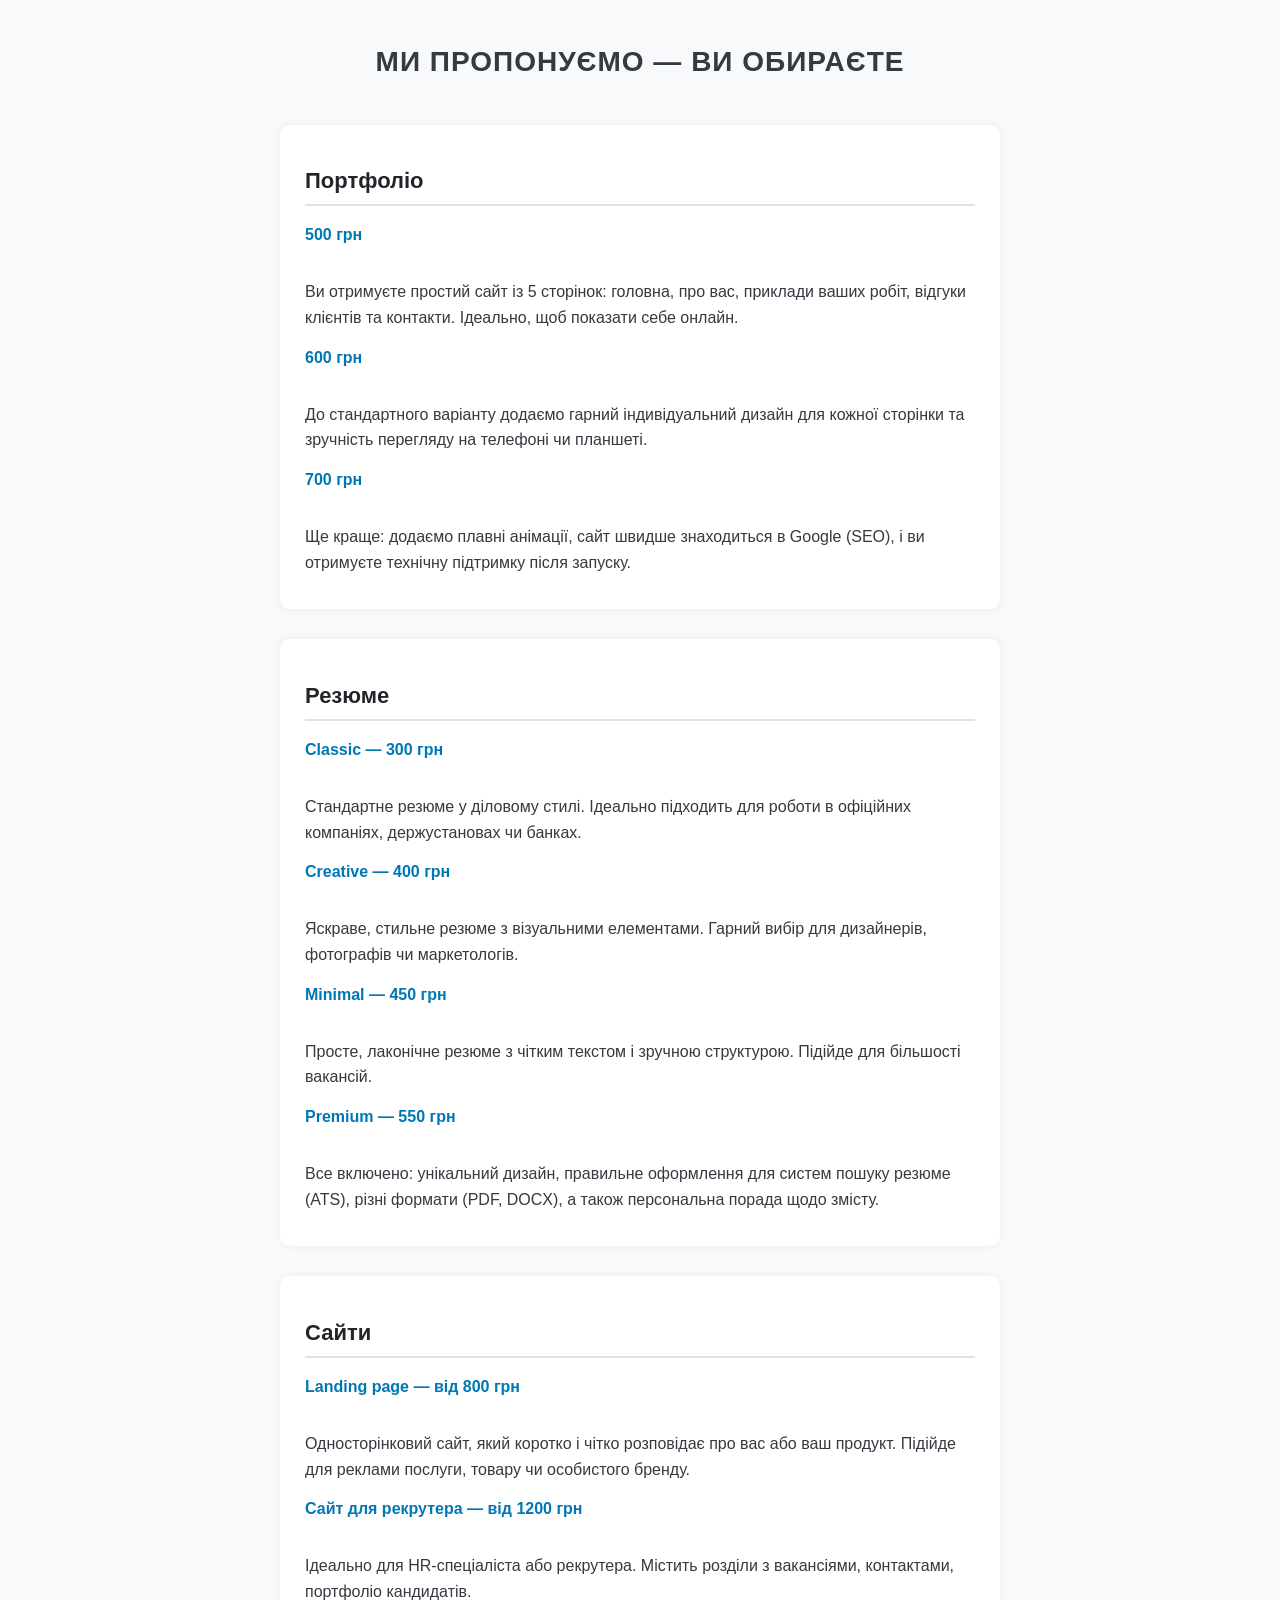
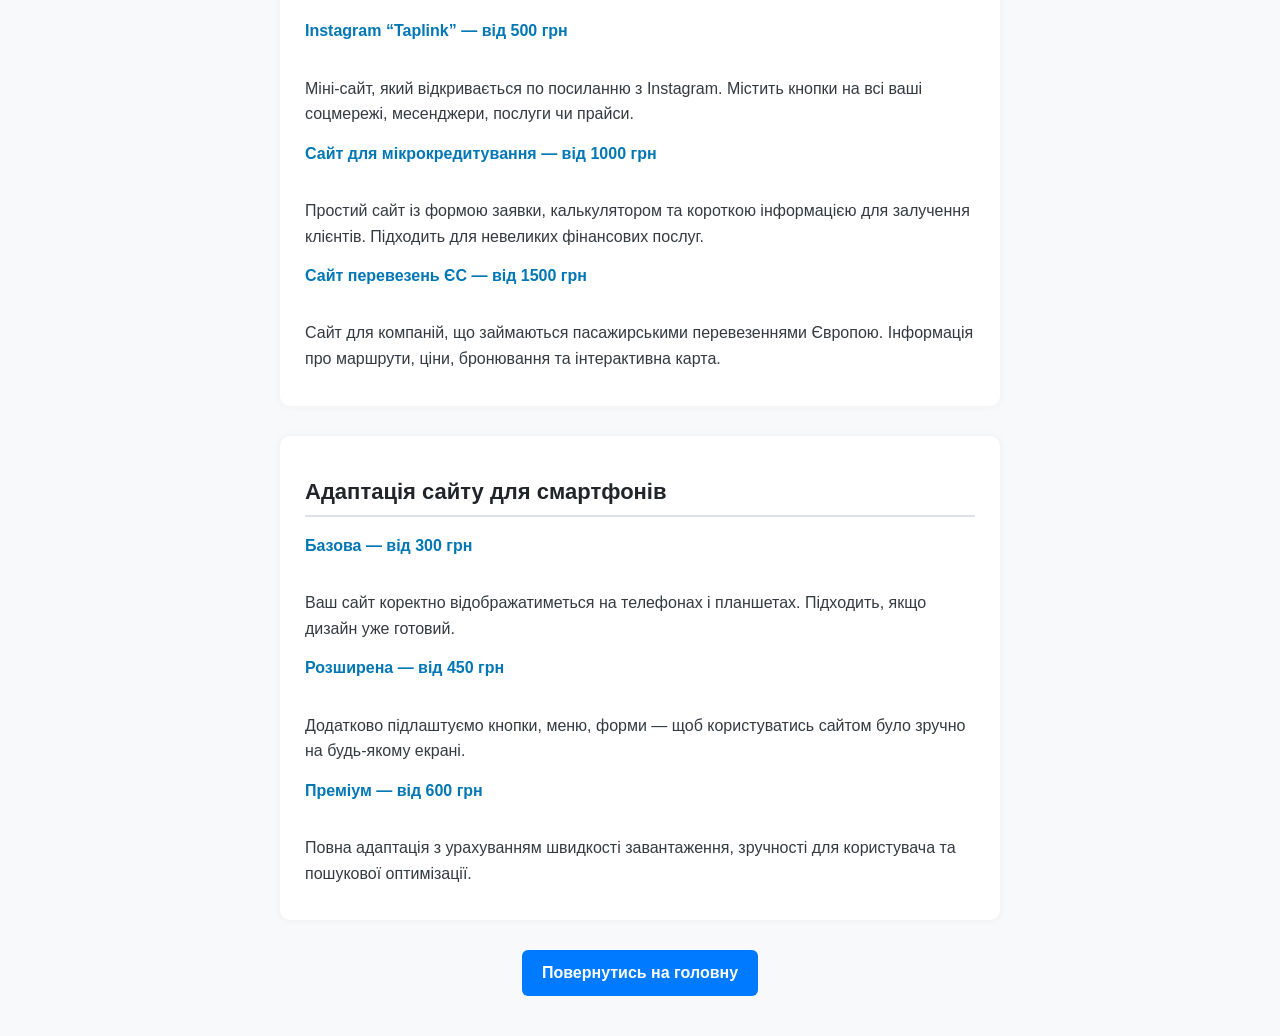
<file: offer.html>
<!DOCTYPE html>
<html lang="uk">

<head>
    <meta charset="UTF-8" />
    <meta name="viewport" content="width=device-width, initial-scale=1" />
    <title>Ми пропонуємо — ви обираєте</title>
    <style>
        body {
            font-family: Arial, sans-serif;
            max-width: 720px;
            margin: 40px auto;
            padding: 0 15px;
            color: #343a40;
            background-color: #f8f9fa;
            line-height: 1.6;
        }

        h1 {
            text-align: center;
            margin-bottom: 40px;
            font-size: 28px;
            font-weight: 800;
            text-transform: uppercase;
            letter-spacing: 1px;
        }

        section {
            background: #fff;
            padding: 20px 25px;
            margin-bottom: 30px;
            border-radius: 10px;
            box-shadow: 0 0 8px rgba(0, 0, 0, 0.05);
        }

        section h2 {
            font-size: 22px;
            margin-bottom: 16px;
            color: #212529;
            border-bottom: 2px solid #dee2e6;
            padding-bottom: 6px;
        }

        .service-item {
            margin-bottom: 14px;
        }

        .service-item strong {
            display: block;
            font-size: 16px;
            margin-bottom: 6px;
            color: #0077b5;
        }

        .price {
            color: #28a745;
            font-weight: 700;
        }

        .btn-link.return-home {
            display: inline-block;
            padding: 10px 20px;
            background-color: #007bff;
            color: #fff;
            font-weight: bold;
            text-decoration: none;
            border-radius: 6px;
            transition: background-color 0.3s ease;
        }

        .btn-link.return-home:hover {
            background-color: #0056b3;
        }

        /* === Адаптив до 420px === */
        @media (max-width: 420px) {
            body {
                padding: 0 10px;
                margin: 20px auto;
            }

            h1 {
                font-size: 22px;
                margin-bottom: 25px;
            }

            section {
                padding: 15px 18px;
                margin-bottom: 20px;
            }

            section h2 {
                font-size: 18px;
                margin-bottom: 12px;
            }

            .service-item strong {
                font-size: 15px;
            }

            .btn-link.return-home {
                width: 100%;
                text-align: center;
                padding: 10px;
                font-size: 16px;
            }
        }
    </style>
</head>

<body>
    <h1>Ми пропонуємо — ви обираєте</h1>

    <section id="portfolio">
        <h2>Портфоліо</h2>

        <div class="service-item">
            <strong>500 грн</strong><br>
            Ви отримуєте простий сайт із 5 сторінок: головна, про вас, приклади ваших робіт, відгуки клієнтів та
            контакти.
            Ідеально, щоб показати себе онлайн.
        </div>

        <div class="service-item">
            <strong>600 грн</strong><br>
            До стандартного варіанту додаємо гарний індивідуальний дизайн для кожної сторінки та зручність перегляду на
            телефоні чи планшеті.
        </div>

        <div class="service-item">
            <strong>700 грн</strong><br>
            Ще краще: додаємо плавні анімації, сайт швидше знаходиться в Google (SEO), і ви отримуєте технічну підтримку
            після запуску.
        </div>
    </section>


    <section id="resume">
        <h2>Резюме</h2>

        <div class="service-item">
            <strong>Classic — 300 грн</strong><br>
            Стандартне резюме у діловому стилі. Ідеально підходить для роботи в офіційних компаніях, держустановах чи
            банках.
        </div>

        <div class="service-item">
            <strong>Creative — 400 грн</strong><br>
            Яскраве, стильне резюме з візуальними елементами. Гарний вибір для дизайнерів, фотографів чи маркетологів.
        </div>

        <div class="service-item">
            <strong>Minimal — 450 грн</strong><br>
            Просте, лаконічне резюме з чітким текстом і зручною структурою. Підійде для більшості вакансій.
        </div>

        <div class="service-item">
            <strong>Premium — 550 грн</strong><br>
            Все включено: унікальний дизайн, правильне оформлення для систем пошуку резюме (ATS), різні формати (PDF,
            DOCX),
            а також персональна порада щодо змісту.
        </div>
    </section>


    <section id="sites">
        <h2>Сайти</h2>

        <div class="service-item">
            <strong>Landing page — від 800 грн</strong><br>
            Односторінковий сайт, який коротко і чітко розповідає про вас або ваш продукт. Підійде для реклами послуги,
            товару чи особистого бренду.
        </div>

        <div class="service-item">
            <strong>Сайт для рекрутера — від 1200 грн</strong><br>
            Ідеально для HR-спеціаліста або рекрутера. Містить розділи з вакансіями, контактами, портфоліо кандидатів.
        </div>

        <div class="service-item">
            <strong>Instagram “Taplink” — від 500 грн</strong><br>
            Міні-сайт, який відкривається по посиланню з Instagram. Містить кнопки на всі ваші соцмережі, месенджери,
            послуги чи прайси.
        </div>

        <div class="service-item">
            <strong>Сайт для мікрокредитування — від 1000 грн</strong><br>
            Простий сайт із формою заявки, калькулятором та короткою інформацією для залучення клієнтів. Підходить для
            невеликих фінансових послуг.
        </div>

        <div class="service-item">
            <strong>Сайт перевезень ЄС — від 1500 грн</strong><br>
            Сайт для компаній, що займаються пасажирськими перевезеннями Європою. Інформація про маршрути, ціни,
            бронювання
            та інтерактивна карта.
        </div>
    </section>


    <section id="adaptive">
        <h2>Адаптація сайту для смартфонів</h2>

        <div class="service-item">
            <strong>Базова — від 300 грн</strong><br>
            Ваш сайт коректно відображатиметься на телефонах і планшетах. Підходить, якщо дизайн уже готовий.
        </div>

        <div class="service-item">
            <strong>Розширена — від 450 грн</strong><br>
            Додатково підлаштуємо кнопки, меню, форми — щоб користуватись сайтом було зручно на будь-якому екрані.
        </div>

        <div class="service-item">
            <strong>Преміум — від 600 грн</strong><br>
            Повна адаптація з урахуванням швидкості завантаження, зручності для користувача та пошукової оптимізації.
        </div>
    </section>


    <div style="margin-top: 30px; text-align: center;">
        <a href="index.html" class="btn-link return-home">Повернутись на головну</a>
    </div>

</body>

</html>
</file>
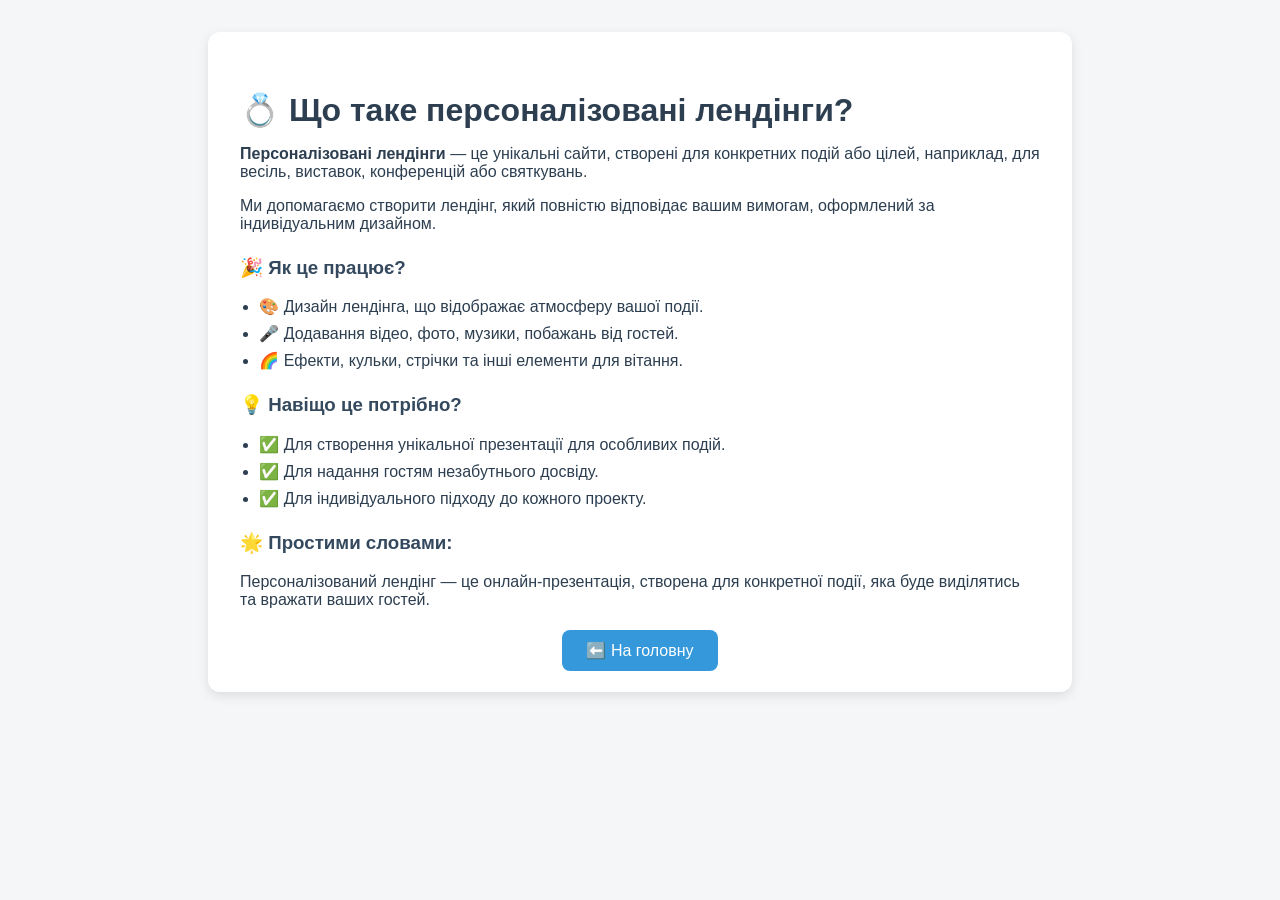
<file: personalized-landing-info.html>
<!DOCTYPE html>
<html lang="uk">

<head>
    <meta charset="UTF-8" />
    <meta name="viewport" content="width=device-width, initial-scale=1.0" />
    <title>Що таке персоналізовані лендінги</title>
    <style>
        body {
            font-family: 'Segoe UI', sans-serif;
            margin: 0;
            padding: 2rem;
            background-color: #f4f6f8;
            color: #2c3e50;
        }

        .container {
            max-width: 800px;
            margin: auto;
            background: #ffffff;
            padding: 2rem;
            border-radius: 12px;
            box-shadow: 0 4px 12px rgba(0, 0, 0, 0.1);
        }

        h2 {
            font-size: 2rem;
            margin-bottom: 1rem;
        }

        h3 {
            margin-top: 1.5rem;
            color: #34495e;
        }

        ul {
            padding-left: 1.2rem;
        }

        ul li {
            margin-bottom: 0.5rem;
        }

        .button-container {
            margin-top: 2rem;
            text-align: center;
        }

        .home-button {
            background-color: #3498db;
            color: white;
            padding: 0.75rem 1.5rem;
            border: none;
            border-radius: 8px;
            font-size: 1rem;
            cursor: pointer;
            text-decoration: none;
            transition: background-color 0.3s;
        }

        .home-button:hover {
            background-color: #2980b9;
        }
    </style>
</head>

<body>
    <div class="container">
        <h2>💍 Що таке персоналізовані лендінги?</h2>
        <p><strong>Персоналізовані лендінги</strong> — це унікальні сайти, створені для конкретних подій або цілей,
            наприклад, для весіль, виставок, конференцій або святкувань.</p>
        <p>Ми допомагаємо створити лендінг, який повністю відповідає вашим вимогам, оформлений за індивідуальним
            дизайном.</p>

        <h3>🎉 Як це працює?</h3>
        <ul>
            <li>🎨 Дизайн лендінга, що відображає атмосферу вашої події.</li>
            <li>🎤 Додавання відео, фото, музики, побажань від гостей.</li>
            <li>🌈 Ефекти, кульки, стрічки та інші елементи для вітання.</li>
        </ul>

        <h3>💡 Навіщо це потрібно?</h3>
        <ul>
            <li>✅ Для створення унікальної презентації для особливих подій.</li>
            <li>✅ Для надання гостям незабутнього досвіду.</li>
            <li>✅ Для індивідуального підходу до кожного проекту.</li>
        </ul>

        <h3>🌟 Простими словами:</h3>
        <p>Персоналізований лендінг — це онлайн-презентація, створена для конкретної події, яка буде виділятись та
            вражати ваших гостей.</p>

        <div class="button-container">
            <a href="index.html" class="home-button">⬅️ На головну</a>
        </div>
    </div>
</body>

</html>
</file>
